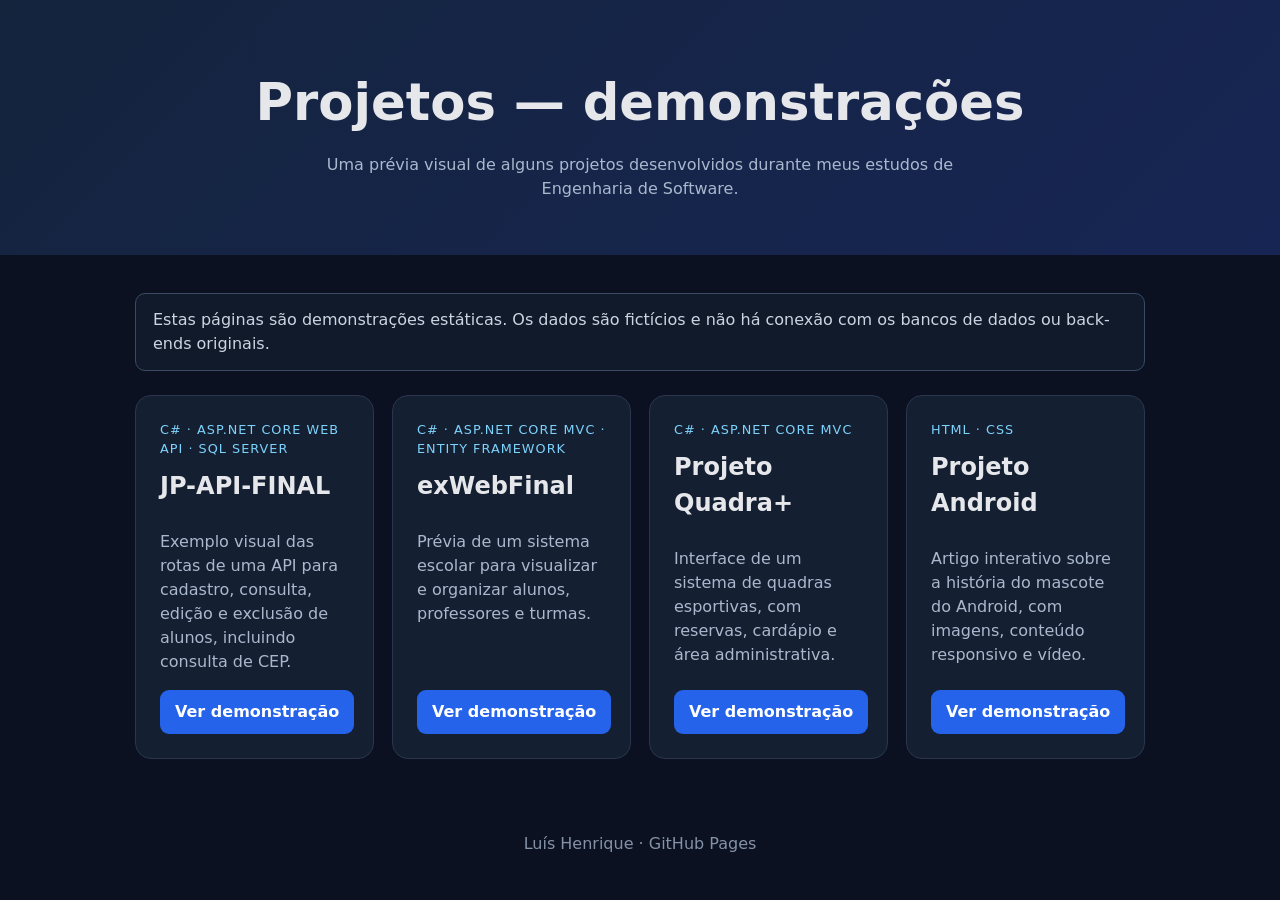
<file: docs/index.html>
<!doctype html>
<html lang="pt-BR"><head><meta charset="utf-8"><meta name="viewport" content="width=device-width,initial-scale=1"><title>Demonstrações | Luís Henrique</title>
<style>
*{box-sizing:border-box}body{margin:0;background:#0b1120;color:#e5e7eb;font:16px/1.5 system-ui,Arial}header{padding:64px 22px 42px;text-align:center;background:linear-gradient(135deg,#14243d,#172554)}header p{color:#aab8ce;max-width:650px;margin:12px auto}h1{font-size:clamp(2rem,5vw,3.2rem);margin:0}main{max-width:1050px;margin:38px auto;padding:0 20px}.grid{display:grid;grid-template-columns:repeat(auto-fit,minmax(230px,1fr));gap:18px}.card{background:#151f32;border:1px solid #29364d;border-radius:16px;padding:24px;display:flex;flex-direction:column;min-height:230px}.tag{color:#7dd3fc;font-size:.8rem;text-transform:uppercase;letter-spacing:.08em}.card h2{margin:10px 0}.card p{color:#aab8ce;flex:1}.card a{display:inline-block;background:#2563eb;color:white;text-decoration:none;padding:10px 15px;border-radius:9px;font-weight:600;width:max-content}.card a:hover{background:#1d4ed8}footer{text-align:center;color:#8492a8;padding:35px 15px}.note{margin:24px 0;padding:14px 17px;border:1px solid #3b4b65;border-radius:10px;color:#cbd5e1;background:#111a2b}
</style></head><body><header><h1>Projetos — demonstrações</h1><p>Uma prévia visual de alguns projetos desenvolvidos durante meus estudos de Engenharia de Software.</p></header><main><div class="note">Estas páginas são demonstrações estáticas. Os dados são fictícios e não há conexão com os bancos de dados ou back-ends originais.</div><section class="grid">
<article class="card"><span class="tag">C# · ASP.NET Core Web API · SQL Server</span><h2>JP-API-FINAL</h2><p>Exemplo visual das rotas de uma API para cadastro, consulta, edição e exclusão de alunos, incluindo consulta de CEP.</p><a href="./jp-api/">Ver demonstração</a></article>
<article class="card"><span class="tag">C# · ASP.NET Core MVC · Entity Framework</span><h2>exWebFinal</h2><p>Prévia de um sistema escolar para visualizar e organizar alunos, professores e turmas.</p><a href="./exweb/">Ver demonstração</a></article>
<article class="card"><span class="tag">C# · ASP.NET Core MVC</span><h2>Projeto Quadra+</h2><p>Interface de um sistema de quadras esportivas, com reservas, cardápio e área administrativa.</p><a href="./quadra/">Ver demonstração</a></article>
<article class="card"><span class="tag">HTML · CSS</span><h2>Projeto Android</h2><p>Artigo interativo sobre a história do mascote do Android, com imagens, conteúdo responsivo e vídeo.</p><a href="./android/">Ver demonstração</a></article>
</section></main><footer>Luís Henrique · GitHub Pages</footer></body></html>
</file>
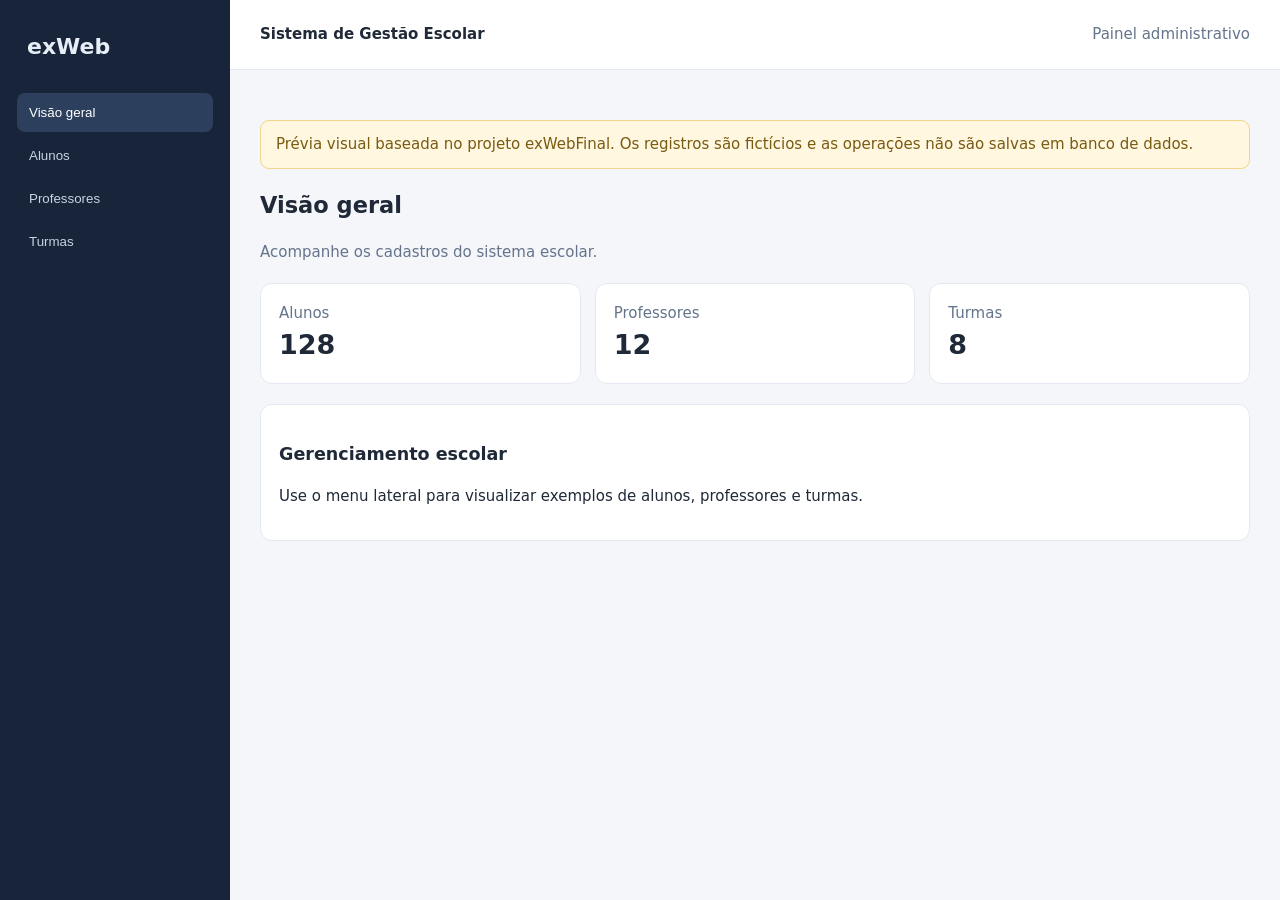
<file: docs/exweb/index.html>
<!doctype html><html lang="pt-BR"><head><meta charset="utf-8"><meta name="viewport" content="width=device-width,initial-scale=1"><title>exWebFinal | Demonstração</title><style>
*{box-sizing:border-box}body{margin:0;background:#f4f6fa;color:#1f2937;font:15px/1.5 system-ui,Arial}.layout{display:flex;min-height:100vh}.side{width:230px;background:#17243a;color:#e8eef8;padding:25px 17px}.brand{font-size:22px;font-weight:800;margin:5px 10px 30px}.side button{display:block;width:100%;text-align:left;border:0;background:transparent;color:#c8d3e3;padding:12px;border-radius:8px;margin:4px 0;cursor:pointer}.side button.active,.side button:hover{background:#2c405e;color:white}.main{flex:1;min-width:0}.top{height:70px;background:white;border-bottom:1px solid #e3e8f0;display:flex;align-items:center;justify-content:space-between;padding:0 30px}.content{padding:30px;max-width:1200px;margin:auto}.sub{color:#64748b}.stats{display:grid;grid-template-columns:repeat(3,1fr);gap:14px;margin:20px 0}.stat,.panel{background:white;border:1px solid #e4e9f1;border-radius:12px;padding:18px}.stat strong{font-size:27px;display:block}.toolbar{display:flex;justify-content:space-between;gap:12px;flex-wrap:wrap;margin:18px 0}.toolbar input{padding:10px;border:1px solid #cbd5e1;border-radius:8px;min-width:220px}.btn{background:#2563eb;color:white;border:0;border-radius:8px;padding:10px 14px;cursor:pointer}table{width:100%;border-collapse:collapse;background:white}th,td{padding:13px;text-align:left;border-bottom:1px solid #e8edf3}th{color:#64748b;font-size:13px}.tag{background:#e0f2fe;color:#075985;border-radius:20px;padding:4px 9px;font-size:12px}.view{display:none}.view.active{display:block}.note{padding:12px 15px;background:#fff7df;border:1px solid #f0d58a;border-radius:9px;color:#795a12;margin:20px 0}@media(max-width:700px){.layout{display:block}.side{width:100%;display:flex;align-items:center;overflow:auto}.brand{margin:0 12px 0 0;white-space:nowrap}.side button{width:auto;white-space:nowrap}.stats{grid-template-columns:1fr}.content{padding:18px}.top{padding:0 18px}}</style></head><body><div class="layout"><aside class="side"><div class="brand">exWeb</div><button class="active" data-view="inicio">Visão geral</button><button data-view="alunos">Alunos</button><button data-view="professores">Professores</button><button data-view="turmas">Turmas</button></aside><div class="main"><div class="top"><b>Sistema de Gestão Escolar</b><span class="sub">Painel administrativo</span></div><main class="content"><div class="note">Prévia visual baseada no projeto exWebFinal. Os registros são fictícios e as operações não são salvas em banco de dados.</div><section id="inicio" class="view active"><h1>Visão geral</h1><p class="sub">Acompanhe os cadastros do sistema escolar.</p><div class="stats"><div class="stat"><span class="sub">Alunos</span><strong>128</strong></div><div class="stat"><span class="sub">Professores</span><strong>12</strong></div><div class="stat"><span class="sub">Turmas</span><strong>8</strong></div></div><div class="panel"><h3>Gerenciamento escolar</h3><p>Use o menu lateral para visualizar exemplos de alunos, professores e turmas.</p></div></section><section id="alunos" class="view"><h1>Alunos</h1><p class="sub">Consulta de alunos cadastrados</p><div class="toolbar"><input id="busca-alunos" placeholder="Buscar aluno..." oninput="filtrar('tbl-alunos',this.value)"><button class="btn" onclick="alert('Demonstração: cadastro não conectado ao banco.')">Adicionar aluno</button></div><div class="panel"><table id="tbl-alunos"><thead><tr><th>Nome</th><th>Turma</th><th>E-mail</th><th>Status</th></tr></thead><tbody><tr><td>Mariana Costa</td><td>1º A</td><td>mariana@email.com</td><td><span class="tag">Ativo</span></td></tr><tr><td>Pedro Henrique</td><td>2º B</td><td>pedro@email.com</td><td><span class="tag">Ativo</span></td></tr><tr><td>Camila Oliveira</td><td>3º A</td><td>camila@email.com</td><td><span class="tag">Ativo</span></td></tr></tbody></table></div></section><section id="professores" class="view"><h1>Professores</h1><p class="sub">Consulta de professores cadastrados</p><div class="toolbar"><input placeholder="Buscar professor..." oninput="filtrar('tbl-prof',this.value)"><button class="btn" onclick="alert('Demonstração: cadastro não conectado ao banco.')">Adicionar professor</button></div><div class="panel"><table id="tbl-prof"><thead><tr><th>Nome</th><th>Disciplina</th><th>E-mail</th></tr></thead><tbody><tr><td>Roberto Lima</td><td>Matemática</td><td>roberto@email.com</td></tr><tr><td>Fernanda Alves</td><td>Português</td><td>fernanda@email.com</td></tr><tr><td>Marcos Silva</td><td>História</td><td>marcos@email.com</td></tr></tbody></table></div></section><section id="turmas" class="view"><h1>Turmas</h1><p class="sub">Visualização das turmas da escola</p><div class="toolbar"><input placeholder="Buscar turma..." oninput="filtrar('tbl-turmas',this.value)"><button class="btn" onclick="alert('Demonstração: cadastro de turmas não conectado.')">Adicionar turma</button></div><div class="panel"><table id="tbl-turmas"><thead><tr><th>Turma</th><th>Período</th><th>Alunos</th><th>Professor responsável</th></tr></thead><tbody><tr><td>1º A</td><td>Matutino</td><td>28</td><td>Roberto Lima</td></tr><tr><td>2º B</td><td>Vespertino</td><td>25</td><td>Fernanda Alves</td></tr><tr><td>3º A</td><td>Matutino</td><td>30</td><td>Marcos Silva</td></tr></tbody></table></div></section></main></div></div><script>
document.querySelectorAll('.side button').forEach(b=>b.addEventListener('click',()=>{document.querySelectorAll('.side button').forEach(x=>x.classList.remove('active'));document.querySelectorAll('.view').forEach(x=>x.classList.remove('active'));b.classList.add('active');document.getElementById(b.dataset.view).classList.add('active')}));function filtrar(id,q){document.querySelectorAll('#'+id+' tbody tr').forEach(r=>r.style.display=r.innerText.toLowerCase().includes(q.toLowerCase())?'':'none')}
</script></body></html>
</file>
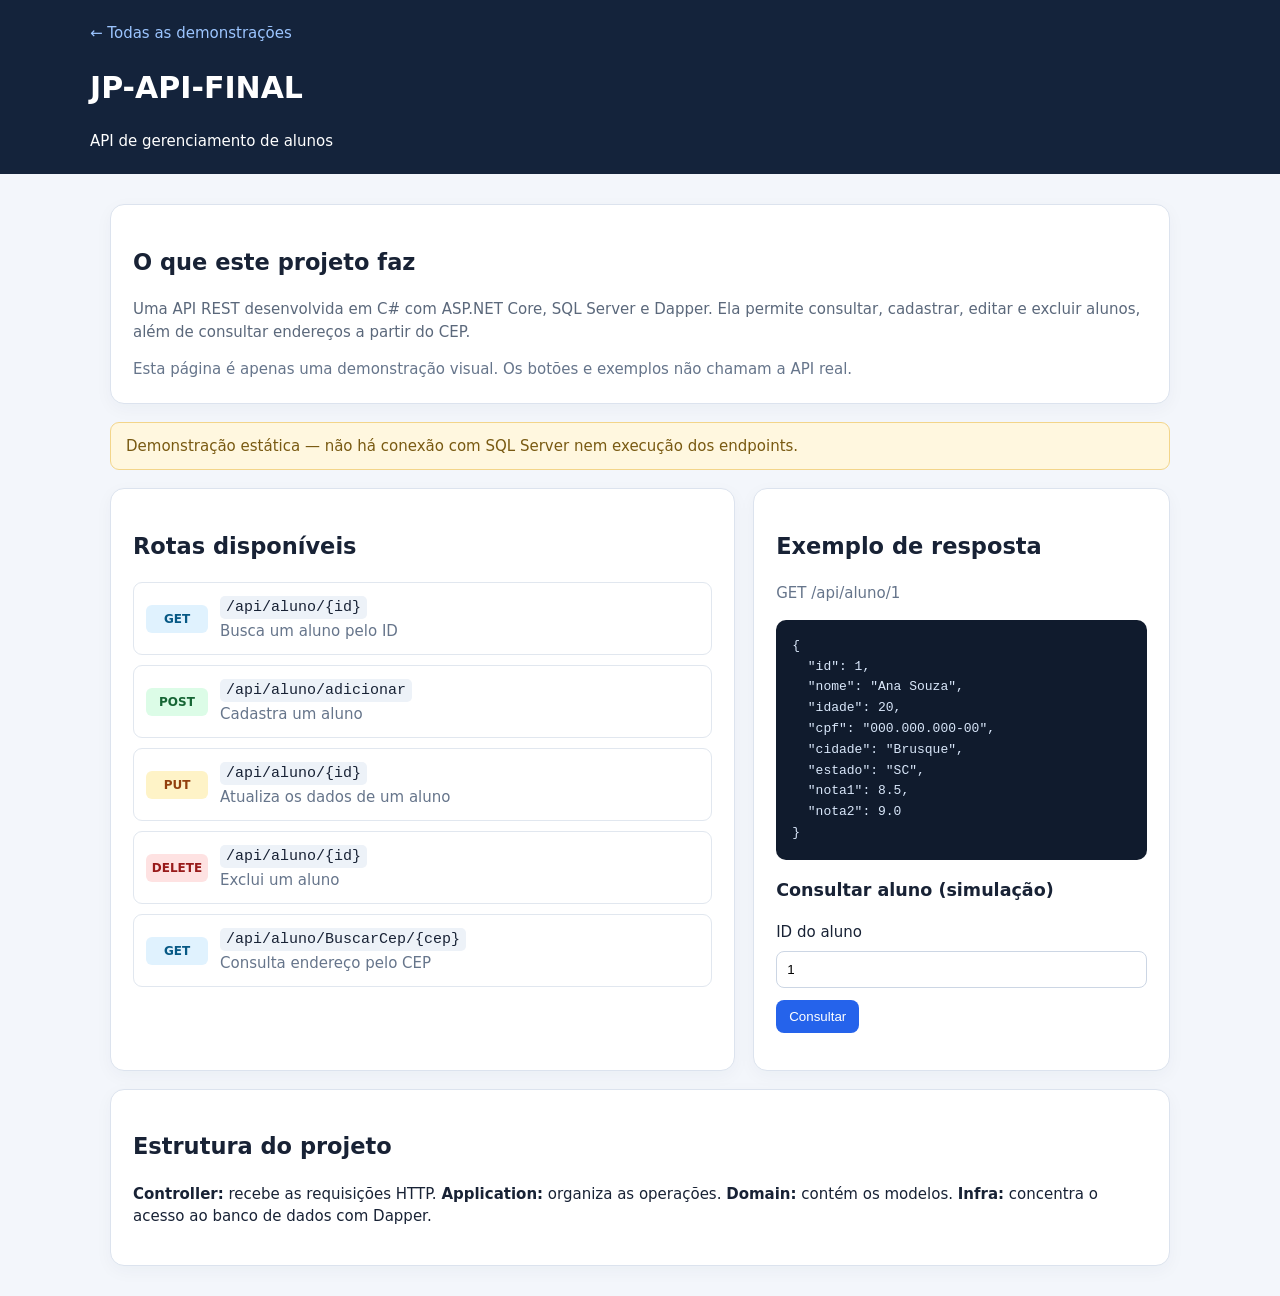
<file: docs/jp-api/index.html>
<!doctype html><html lang="pt-BR"><head><meta charset="utf-8"><meta name="viewport" content="width=device-width,initial-scale=1"><title>JP-API-FINAL | Demonstração</title><style>
*{box-sizing:border-box}body{margin:0;background:#f3f6fb;color:#182235;font:15px/1.5 system-ui,Arial}header{background:#14233b;color:white;padding:22px max(22px,calc((100% - 1100px)/2))}header a{color:#9cc5ff;text-decoration:none}main{max-width:1100px;margin:30px auto;padding:0 20px}.intro,.panel{background:white;border:1px solid #dce3ee;border-radius:14px;padding:22px;margin-bottom:18px;box-shadow:0 5px 18px #172b4d0a}.intro p{color:#5b687b}.grid{display:grid;grid-template-columns:1.2fr .8fr;gap:18px}.routes{display:grid;gap:10px}.route{display:flex;gap:12px;align-items:center;padding:12px;border:1px solid #e1e7ef;border-radius:9px}.method{font-size:12px;font-weight:800;min-width:62px;padding:5px;text-align:center;border-radius:6px;background:#e0f2fe;color:#075985}.post{background:#dcfce7;color:#166534}.put{background:#fef3c7;color:#92400e}.del{background:#fee2e2;color:#991b1b}code{background:#edf2f8;padding:3px 6px;border-radius:5px}.muted{color:#66758b}.sample{background:#101b2d;color:#d9e7fa;padding:16px;border-radius:10px;overflow:auto;font:13px/1.6 ui-monospace,monospace}.btn{border:0;border-radius:8px;background:#2563eb;color:white;padding:9px 13px;cursor:pointer}.btn.secondary{background:#e8eef8;color:#26364d}input{padding:10px;border:1px solid #ccd6e4;border-radius:8px;width:100%;margin:7px 0 12px}table{width:100%;border-collapse:collapse}td,th{text-align:left;padding:10px;border-bottom:1px solid #e5eaf1}.notice{background:#fff7df;border:1px solid #f3d58a;padding:12px 15px;border-radius:9px;color:#795a12;margin-bottom:18px}@media(max-width:750px){.grid{grid-template-columns:1fr}}</style></head><body><header><a href="../">← Todas as demonstrações</a><h1>JP-API-FINAL</h1><div>API de gerenciamento de alunos</div></header><main><section class="intro"><h2>O que este projeto faz</h2><p>Uma API REST desenvolvida em C# com ASP.NET Core, SQL Server e Dapper. Ela permite consultar, cadastrar, editar e excluir alunos, além de consultar endereços a partir do CEP.</p><div class="muted">Esta página é apenas uma demonstração visual. Os botões e exemplos não chamam a API real.</div></section><div class="notice">Demonstração estática — não há conexão com SQL Server nem execução dos endpoints.</div><div class="grid"><section class="panel"><h2>Rotas disponíveis</h2><div class="routes"><div class="route"><span class="method">GET</span><div><code>/api/aluno/{id}</code><div class="muted">Busca um aluno pelo ID</div></div></div><div class="route"><span class="method post">POST</span><div><code>/api/aluno/adicionar</code><div class="muted">Cadastra um aluno</div></div></div><div class="route"><span class="method put">PUT</span><div><code>/api/aluno/{id}</code><div class="muted">Atualiza os dados de um aluno</div></div></div><div class="route"><span class="method del">DELETE</span><div><code>/api/aluno/{id}</code><div class="muted">Exclui um aluno</div></div></div><div class="route"><span class="method">GET</span><div><code>/api/aluno/BuscarCep/{cep}</code><div class="muted">Consulta endereço pelo CEP</div></div></div></div></section><section class="panel"><h2>Exemplo de resposta</h2><p class="muted">GET /api/aluno/1</p><pre class="sample">{
  "id": 1,
  "nome": "Ana Souza",
  "idade": 20,
  "cpf": "000.000.000-00",
  "cidade": "Brusque",
  "estado": "SC",
  "nota1": 8.5,
  "nota2": 9.0
}</pre><h3>Consultar aluno (simulação)</h3><label for="id">ID do aluno</label><input id="id" type="number" min="1" value="1"><button class="btn" onclick="document.getElementById('res').textContent='Exemplo ilustrativo: aluno de ID '+document.getElementById('id').value+'. A API real não está conectada.'">Consultar</button><p id="res" class="muted" aria-live="polite"></p></section></div><section class="panel"><h2>Estrutura do projeto</h2><p><b>Controller:</b> recebe as requisições HTTP. <b>Application:</b> organiza as operações. <b>Domain:</b> contém os modelos. <b>Infra:</b> concentra o acesso ao banco de dados com Dapper.</p></section></main></body></html>
</file>
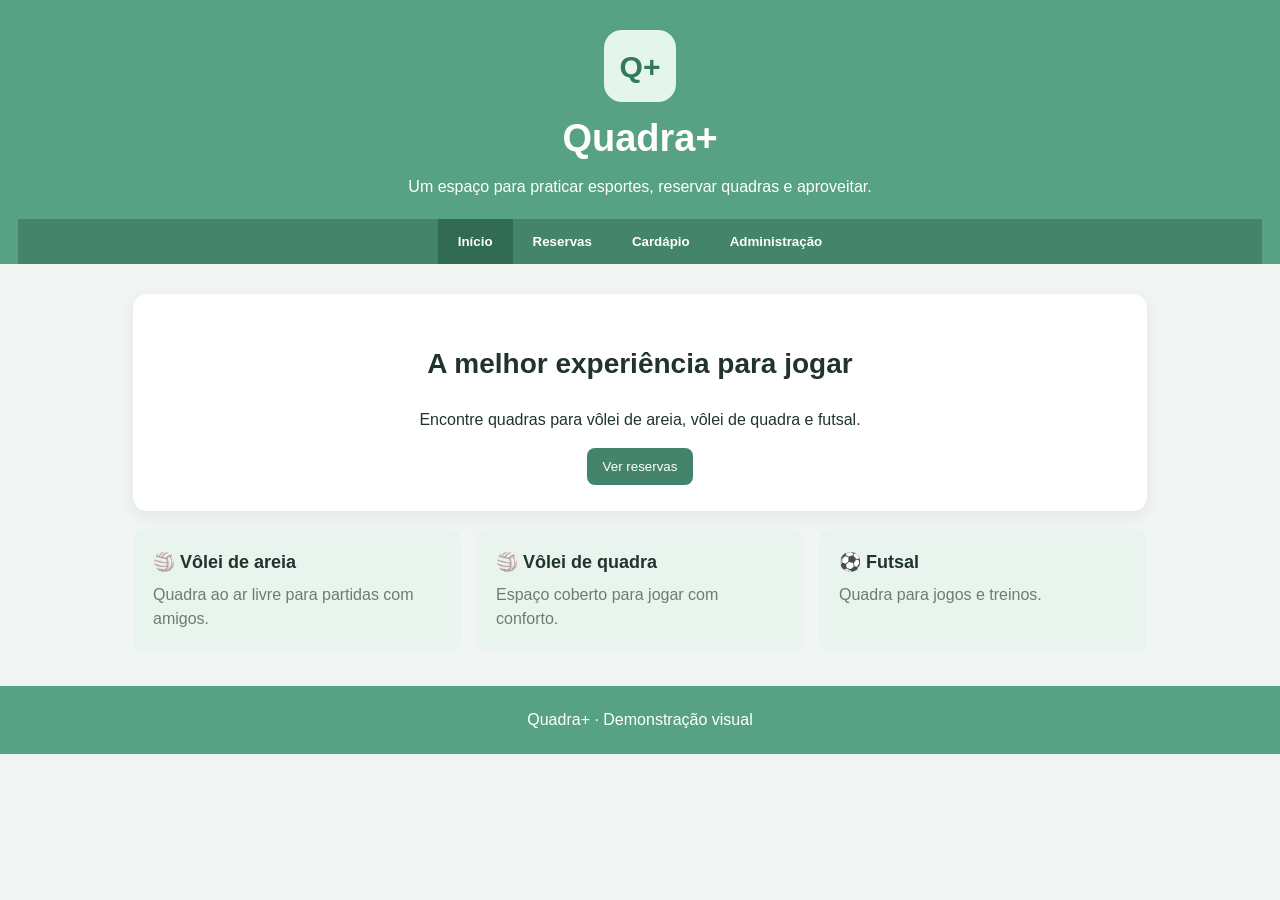
<file: docs/quadra/index.html>
<!doctype html><html lang="pt-BR"><head><meta charset="utf-8"><meta name="viewport" content="width=device-width,initial-scale=1"><title>Quadra+ | Demonstração</title><style>
*{box-sizing:border-box}body{margin:0;font:16px/1.5 Arial,sans-serif;background:#f1f5f3;color:#20342c}header{background:#57a285;color:white;text-align:center;padding:30px 18px 0}header h1{margin:8px 0;font-size:38px}.logo{width:72px;height:72px;margin:auto;border-radius:18px;background:#e4f5ec;color:#34785c;display:grid;place-items:center;font-size:30px;font-weight:bold}header p{margin:0 auto 20px;max-width:600px}nav{background:#43846a;display:flex;justify-content:center;flex-wrap:wrap}nav button{border:0;background:transparent;color:white;font-weight:bold;padding:15px 20px;cursor:pointer}nav button.active,nav button:hover{background:#326b54}.wrap{max-width:1050px;margin:30px auto;padding:0 18px}.view{display:none}.view.active{display:block}.hero,.panel{background:white;border-radius:14px;padding:26px;box-shadow:0 5px 18px #183a2b12;margin-bottom:18px}.hero{text-align:center}.hero h2{font-size:28px}.tiles{display:grid;grid-template-columns:repeat(auto-fit,minmax(210px,1fr));gap:15px}.tile{background:#e9f4ee;border-radius:12px;padding:20px}.tile b{display:block;font-size:18px;margin-bottom:7px}.btn{background:#43846a;color:white;border:0;border-radius:8px;padding:11px 16px;cursor:pointer}.btn:hover{background:#326b54}label{display:block;margin:12px 0 5px}input,select{width:100%;padding:11px;border:1px solid #cbd8d0;border-radius:8px}form{max-width:520px}.muted{color:#6b7d73}.list{display:grid;gap:10px}.item{padding:13px;border:1px solid #dce8e0;border-radius:9px;display:flex;justify-content:space-between;gap:10px}.item button{border:0;color:#34785c;background:none;cursor:pointer}footer{text-align:center;background:#57a285;color:white;padding:22px;margin-top:35px}</style></head><body><header><div class="logo">Q+</div><h1>Quadra+</h1><p>Um espaço para praticar esportes, reservar quadras e aproveitar.</p><nav><button class="active" data-view="inicio">Início</button><button data-view="reservas">Reservas</button><button data-view="cardapio">Cardápio</button><button data-view="admin">Administração</button></nav></header><main class="wrap"><section id="inicio" class="view active"><div class="hero"><h2>A melhor experiência para jogar</h2><p>Encontre quadras para vôlei de areia, vôlei de quadra e futsal.</p><button class="btn" onclick="show('reservas')">Ver reservas</button></div><div class="tiles"><div class="tile"><b>🏐 Vôlei de areia</b><span class="muted">Quadra ao ar livre para partidas com amigos.</span></div><div class="tile"><b>🏐 Vôlei de quadra</b><span class="muted">Espaço coberto para jogar com conforto.</span></div><div class="tile"><b>⚽ Futsal</b><span class="muted">Quadra para jogos e treinos.</span></div></div></section><section id="reservas" class="view"><div class="panel"><h2>Reservar uma quadra</h2><p class="muted">Preencha os dados para simular uma reserva.</p><form id="form-reserva"><label>Nome</label><input required placeholder="Seu nome"><label>Quadra</label><select><option>Vôlei de areia</option><option>Vôlei de quadra</option><option>Futsal</option></select><label>Data</label><input type="date" required><label>Horário</label><select><option>08:00</option><option>10:00</option><option>14:00</option><option>16:00</option><option>18:00</option></select><p><button class="btn">Simular reserva</button></p></form><p id="reserva-msg" class="muted"></p></div></section><section id="cardapio" class="view"><div class="panel"><h2>Cardápio</h2><div class="tiles"><div class="tile"><b>Bebidas</b>Refrigerantes, chá e energético.</div><div class="tile"><b>Comidas</b>Lanches, porções e gelados.</div><div class="tile"><b>Equipamentos</b>Bolas para vôlei e futsal.</div></div></div></section><section id="admin" class="view"><div class="panel"><h2>Painel do administrador</h2><p class="muted">Exemplo das áreas de gerenciamento previstas no projeto.</p><div class="list"><div class="item">Bebidas <button onclick="alert('Ação demonstrativa')">Adicionar / Apagar</button></div><div class="item">Comidas <button onclick="alert('Ação demonstrativa')">Adicionar / Apagar</button></div><div class="item">Quadras <button onclick="alert('Ação demonstrativa')">Adicionar / Apagar</button></div><div class="item">Bolas <button onclick="alert('Ação demonstrativa')">Adicionar / Apagar</button></div></div></div></section></main><footer>Quadra+ · Demonstração visual</footer><script>
function show(id){document.querySelectorAll('.view').forEach(v=>v.classList.remove('active'));document.querySelectorAll('nav button').forEach(b=>b.classList.toggle('active',b.dataset.view===id));document.getElementById(id).classList.add('active')}document.querySelectorAll('nav button').forEach(b=>b.addEventListener('click',()=>show(b.dataset.view)));document.getElementById('form-reserva').addEventListener('submit',e=>{e.preventDefault();document.getElementById('reserva-msg').textContent='Reserva simulada! Nenhum dado foi enviado ou armazenado.'});
</script></body></html>
</file>
